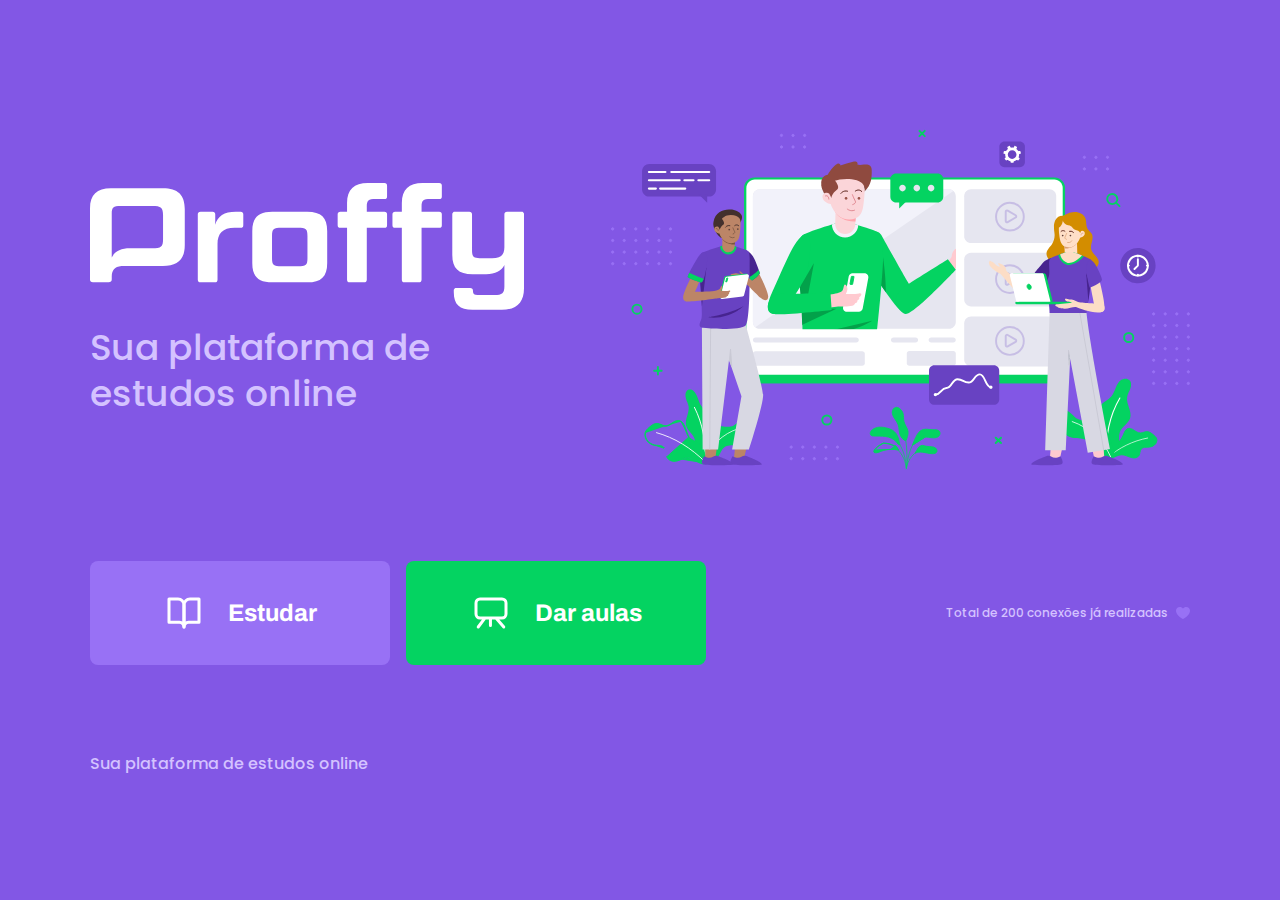
<file: index.html>
<!DOCTYPE html>
<html lang="pt_BR">
<head>
  <meta charset="UTF-8">
  <meta name="viewport" content="width=device-width, initial-scale=1.0">
  <link rel="stylesheet" href="/styles/main.css">
  <link rel="stylesheet" href="/styles/partials/page-landing.css">
  <title>Proffy | Sua plataforma de estudos online</title>
  <link
    href="https://fonts.googleapis.com/css2?family=Archivo:wght@400;700&amp;family=Poppins:wght@400;600&amp;display=swap"
    rel="stylesheet">
</head>
<body id="page-landing">
  <div id="container">
    <div class="logo-container">
      <img src="/images/logo.svg" alt="Proffy">
      <h2>Sua plataforma de estudos online</h2>
    </div>
    <p>Sua plataforma de estudos online</p>

    <img class="hero-image" src="/images/landing.svg" alt="Plataforma de estudos">
  
    <div class="buttons-container">
      <a class="study" href="/study.html">
      <img src="/images/icons/study.svg" alt="Estudar">Estudar</a>

      <a class="give-classes" href="/give-classes.html">
      <img src="/images/icons/give-classes.svg" alt="Aulas">Dar aulas</a>
    </div>

    <p class="total-connections">
      Total de 200 conexões já realizadas
      <img src="/images/icons/purple-heart.svg" alt="Coração roxo">
    </p>
  </div>
</body>
</html>
</file>
<file: styles/main.css>
/* :root = Elemento principal da pagina */
:root {
    --color-background: #F0F0F7;
    --color-primary-lighter: #9871F5;
    --color-primary-light: #916BEA;
    --color-primary: #8257E5;
    --color-primary-dark: #774DD6;
    --color-primary-darker: #6842c2;
    --color-secondary: #04D361;
    --color-secondary-dark: #04BF58;
    --color-title-in-primary: #FFFFFF;
    --color-text-in-primary: #D4C2FF;
    --color-text-title: #32264D;
    --color-text-complement: #9C98A6;
    --color-text-base: #6A6180;
    --color-line-in-white: #E6E6F0;
    --color-input-background: #F8F8FC;
    --color-button-text: #FFFFFF;
    --color-box-base: #FFFFFF;
    --color-box-footer: #FAFAFC;
    --color-small-info: #C1BCCC;
    /* 
      default font size: 16px - 100% - 1rem 
      rem e em = melhor para trabalhar com responsividade
    */
    font-size: 60%; /* controle das medidas rem */
}

* {
  margin: 0;
  padding: 0;
  box-sizing: border-box;
}

html,body {
  height: 100vh;
}

body {
  background: var(--color-background);
  display: flex;
  align-items: center;
  justify-content: center;
}

body, input, button, textarea {
  font: 500 1.6rem Poppins;
  color: var(--color-text-base);
}

#container {
  /* 90% do viewport, caso passe, tam. max de 700px */
  width: 90vw;
  max-width: 700px;
}

@media (min-width: 700px) {
  :root {
    font-size: 62.5%; // 1rem = 10px
  }
}
</file>
<file: styles/partials/page-landing.css>
#page-landing {
  background: var(--color-primary);
}

#page-landing #container {
  color: var(--color-text-in-primary);
} 

.logo-container {
  /* img herda propriedades de texto, então também será alinhado */
  text-align: center;
  margin-bottom: 3.2rem;
}

.logo-container img {
  height: 10rem;
}

.logo-container h2 {
  font-weight: 500;
  font-size: 3.6rem;
  /* altura da linha do texto e não da box */
  line-height: 4.6rem;
  margin-top: 0.8rem;
}

.hero-image {
  width: 100%;
}

.buttons-container {
  display: flex;
  justify-content: center;
  margin: 3.2rem 0;
}

.buttons-container a {
  width: 30rem;
  height: 10.4rem;
  border-radius: 0.8rem;
  margin-right: 1.6rem;
  font: 700 2.4rem Archivo;
  display: flex;
  align-items: center;
  justify-content: center;
  text-decoration: none;
  color: var(--color-button-text);
}

.buttons-container a img {
  width: 4rem;
  margin-right: 2.4rem;
}

.buttons-container a.study {
  background: var(--color-primary-lighter);
  transition: background 0.2s;
}

.buttons-container a.study:hover {
  background: var(--color-primary-light);
}

.buttons-container a.give-classes {
  background: var(--color-secondary);
  margin-right: 0;
  transition: background 0.2s;
}

.buttons-container a.give-classes:hover {
  background: var(--color-secondary-dark);
}

.total-connections {
  font-size: 1.8rem;
  display: flex;
  align-items: center;
  justify-content: center;
}

.total-connections img {
  margin-left: 0.8rem;
}

@media(max-width: 699px) {
  :root {
    font-size: 40%;
  }
}

@media (min-width: 1100px) {
  #page-landing #container {
    max-width: 1100px;
    display: grid;
    grid-template-columns: 2fr 1fr 2fr;
    grid-template-rows: 350px 1fr;
    grid-template-areas: 
      "proffy image image"
      "button button texting"
    ;
    column-gap: 87px;
    row-gap: 86px;
  }

  .logo-container {
    grid-area: proffy;
    text-align: initial;
    /* Alinha todo o conteudo ao centro não deixando escapar do grid */
    align-self: center;
    margin: 0 ;
  }

  .logo-container img {
    height: 100%;
    height: 127px;
  }

  .hero-image {
    grid-area: image;
    height: 350px;
  }
  
  .buttons-container {
    grid-area: button;
    /* Como na versão mobile está alinhado ao centro, vamos "resetar" (alinhar a esquerda) */
    justify-self: flex-start;
    margin: 0;
  }

  .total-connections {
    grid-area: texting;
    justify-self: end;
    font-size: 1.2rem;
  }
}
</file>
